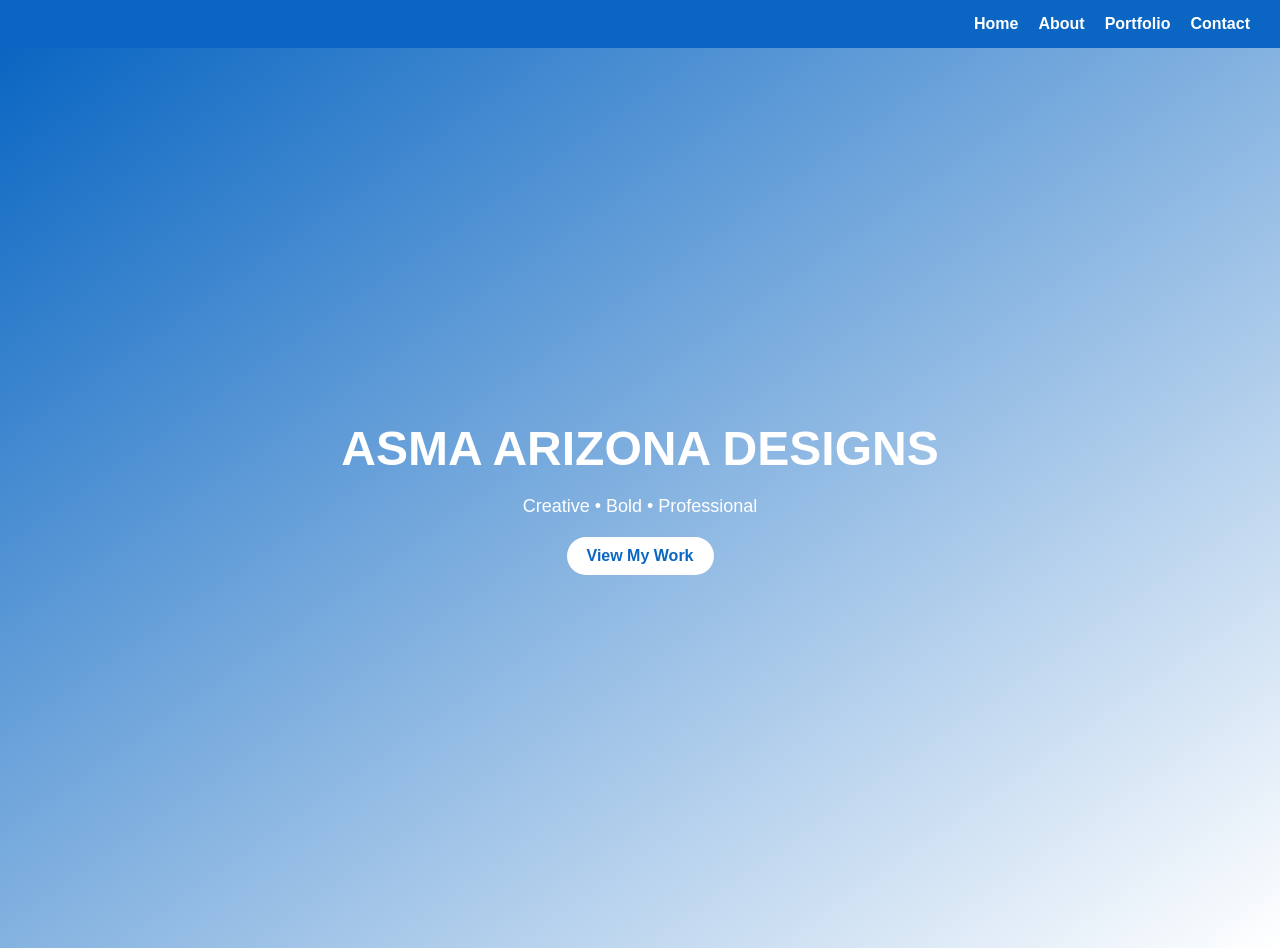
<file: index.html>
<!DOCTYPE html>
<html lang="en">
<head>
<meta charset="UTF-8">
<meta name="viewport" content="width=device-width, initial-scale=1.0">
<title>ASMA ARIZONA DESIGNS</title>
<link rel="stylesheet" href="style.css">
</head>
<body>
<header>
  <nav>
    <ul>
      <li><a href="index.html">Home</a></li>
      <li><a href="about.html">About</a></li>
      <li><a href="portfolio.html">Portfolio</a></li>
      <li><a href="contact.html">Contact</a></li>
    </ul>
  </nav>
</header>



 <section class="home-hero">
  <h1>ASMA ARIZONA DESIGNS</h1>
  <p>Creative • Bold • Professional</p>
  <a href="portfolio.html" class="btn">View My Work</a>
  

</section> 

<script src="script.js"></script>
</body>
</html>
</file>
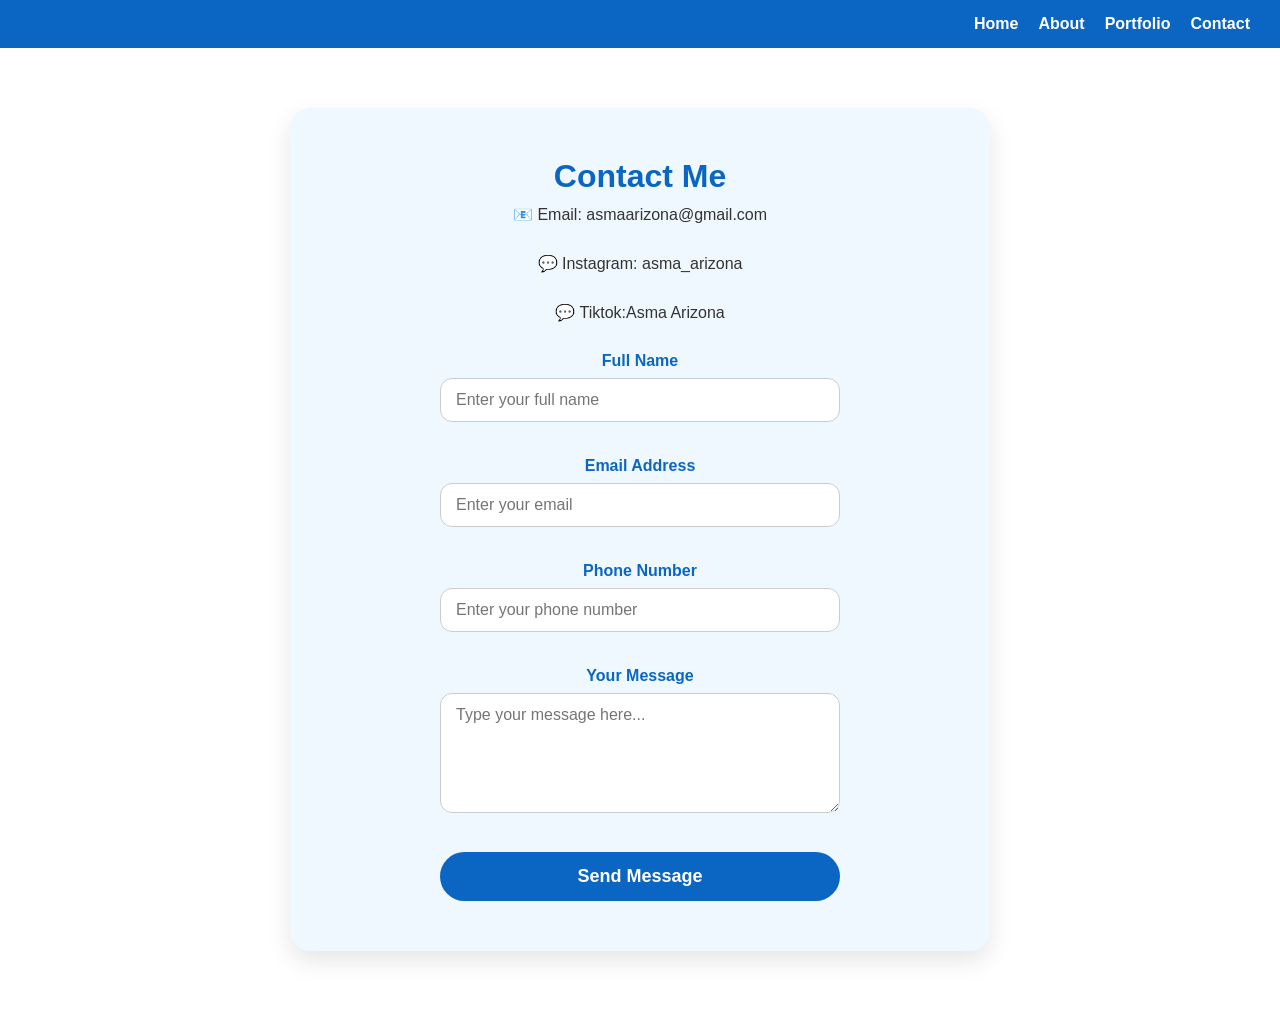
<file: contact.html>
<!DOCTYPE html>
<html lang="en">
<head>
<meta charset="UTF-8">
<meta name="viewport" content="width=device-width, initial-scale=1.0">
<title>Contact - ASMA ARIZONA DESIGNS</title>
<link rel="stylesheet" href="style.css">
</head>
<style>
.contact-section {
  max-width: 700px;
  margin: 60px auto;
  padding: 50px;
  background: #f0f8ff;
  border-radius: 20px;
  box-shadow: 0 10px 25px rgba(0,0,0,0.1);
  font-family: 'Arial', sans-serif;
}

.contact-section h2 {
  text-align: center;
  color: #0A66C2;
  margin-bottom: 10px;
  font-size: 32px;
}

.contact-section p {
  text-align: center;
  color: #333;
  margin-bottom: 30px;
}

.contact-form {
  display: flex;
  flex-direction: column;
}

.form-group {
  margin-bottom: 20px;
}

.form-group label {
  display: block;
  margin-bottom: 8px;
  font-weight: bold;
  color: #0A66C2;
}

.form-group input,
.form-group textarea {
  width: 100%;
  padding: 12px 15px;
  border: 1px solid #ccc;
  border-radius: 12px;
  font-size: 16px;
  transition: all 0.3s ease;
}

.form-group input:focus,
.form-group textarea:focus {
  outline: none;
  border-color: #0A66C2;
  box-shadow: 0 0 8px rgba(10,102,194,0.3);
}

.form-group textarea {
  min-height: 120px;
  resize: vertical;
}

.contact-form button {
  background-color: #0A66C2;
  color: white;
  padding: 14px;
  border: none;
  border-radius: 30px;
  font-size: 18px;
  font-weight: bold;
  cursor: pointer;
  transition: all 0.3s ease;
}

.contact-form button:hover {
  background-color: #004e8c;
  transform: translateY(-3px);
}

/* Responsive */
@media (max-width: 768px) {
  .contact-section {
    padding: 30px 20px;
    margin: 40px 10px;
  }
}

</style>
<body>
<header>
  <nav>
    <ul>
      <li><a href="index.html">Home</a></li>
      <li><a href="about.html">About</a></li>
      <li><a href="portfolio.html">Portfolio</a></li>
      <li><a href="contact.html">Contact</a></li>
    </ul>
  </nav>
</header>

<section class="contact-section">
  <h2>Contact Me</h2>
  <p>📧 Email: asmaarizona@gmail.com</p>
  <p>💬 Instagram: asma_arizona</p>
  <p>💬 Tiktok:Asma Arizona</p>

  <form action="https://getform.io/f/bwnyodja" method="POST" class="contact-form">
    
    <!-- Name -->
    <div class="form-group">
      <label for="name">Full Name</label>
      <input type="text" id="name" name="name" placeholder="Enter your full name" required>
    </div>
    
    <!-- Email -->
    <div class="form-group">
      <label for="email">Email Address</label>
      <input type="email" id="email" name="email" placeholder="Enter your email" required>
    </div>
    
    <!-- Phone -->
    <div class="form-group">
      <label for="phone">Phone Number</label>
      <input type="text" id="phone" name="phone" placeholder="Enter your phone number" required>
    </div>
    
    <!-- Message -->
    <div class="form-group">
      <label for="message">Your Message</label>
      <textarea id="message" name="message" placeholder="Type your message here..." required></textarea>
    </div>
    
    <!-- Submit -->
    <button type="submit">Send Message</button>
  </form>
</section>


<script src="script.js"></script>
</body>
</html>
</file>
<file: style.css>
/* General Reset */
* {
  margin: 0;
  padding: 0;
  box-sizing: border-box;
  font-family: 'Arial', sans-serif;
}

body {
  background-color: #ffffff;
  color: #333;
  scroll-behavior: smooth;
}
home-section {
  width: 100%;
  height: 100vh;
  background-image: linear-gradient(rgba(0, 0, 0, 0.5), rgba(0, 0, 0, 0.5)), url('');
  background-size: cover;
  background-position: center;   /* Center image */
  background-repeat: no-repeat;  /* Ha celcelin sawirka */
  display: flex;  
  justify-content: center;
  align-items: center;
  text-align: center;
  color: white;
  font-family: 'Arial', sans-serif;
}

.home-content h1 {
  font-size: 48px;
  margin-bottom: 20px;
}

.home-content p {
  font-size: 22px;
  margin-bottom: 30px;
}

.btn {
  background-color: #0A66C2;
  color: white;
  padding: 12px 25px;
  border-radius: 30px;
  text-decoration: none;
  font-weight: bold;
}

.btn:hover {
  background-color: #004e8c;
}

header {
  background: #0A66C2;
  padding: 15px 30px;
}

header ul {
  list-style: none;
  display: flex;
  justify-content: flex-end;
}

header ul li {
  margin-left: 20px;
}

header ul li a {
  color: white;
  text-decoration: none;
  font-weight: bold;
}

header ul li a:hover {
  color: #F0F0F0;
}

.home-hero {
  height: 100vh;
  background: linear-gradient(to bottom right, #0A66C2, #ffffff);
  display: flex;
  flex-direction: column;
  justify-content: center;
  align-items: center;
  text-align: center;
  animation: fadeIn 1s ease-in;
}

.home-hero h1 {
  font-size: 48px;
  color: #ffffff;
}

.home-hero p {
  font-size: 18px;
  color: #ffffff;
  margin: 20px 0;
}

.home-hero .btn {
  background-color: #ffffff;
  color: #0A66C2;
  padding: 10px 20px;
  border-radius: 25px;
  text-decoration: none;
  font-weight: bold;
  transition: 0.3s;
}

.home-hero .btn:hover {
  background-color: #0A66C2;
  color: #ffffff;
}

/* About Page */
.about-section {
  display: flex;
  flex-wrap: wrap;
  padding: 60px 30px;
  justify-content: center;
  align-items: center;
}

.about-img img {
  width: 200px;
  height: 200px;
  border-radius: 50%;
  object-fit: cover;
  margin-right: 40px;
  box-shadow: 0 5px 15px rgba(0,0,0,0.2);
  animation: fadeIn 1.5s ease-in;
}

.about-text {
  max-width: 500px;
}

.about-text h2 {
  color: #0A66C2;
  margin-bottom: 15px;
}

.about-text p {
  font-size: 16px;
  line-height: 1.6;
}

/* Portfolio */
.portfolio-section {
  padding: 60px 30px;
  text-align: center;
}

.portfolio-section h2 {
  color: #0A66C2;
  margin-bottom: 40px;
}

.portfolio-grid {
  display: flex;
  justify-content: center;
  gap: 20px;
  flex-wrap: wrap;
}

.portfolio-item {
  background-color: #f0f8ff;
  padding: 20px;
  border-radius: 10px;
  width: 250px;
  transition: transform 0.3s;
}

.portfolio-item img {
  width: 100%;
  border-radius: 10px;
}

.portfolio-item:hover {
  transform: scale(1.05);
}

/* Contact */
.contact-section {
  padding: 60px 30px;
  text-align: center;
}

.contact-form {
  display: flex;
  flex-direction: column;
  max-width: 400px;
  margin: 20px auto 0;
}

.contact-form input,
.contact-form textarea {
  padding: 10px;
  margin-bottom: 15px;
  border-radius: 5px;
  border: 1px solid #ccc;
}

.contact-form button {
  padding: 10px;
  background-color: #0A66C2;
  color: #ffffff;
  border: none;
  border-radius: 5px;
  font-weight: bold;
  cursor: pointer;
}

.contact-form button:hover {
  background-color: #004e8c;
}

/* Animations */
@keyframes fadeIn {
  from {opacity: 0;}
  to {opacity: 1;}
}

/* Responsive */
@media (max-width: 768px) {
  .about-section {
    flex-direction: column;
  }

  .about-img {
    margin-right: 0;
    margin-bottom: 20px;
  }
}
</file>
